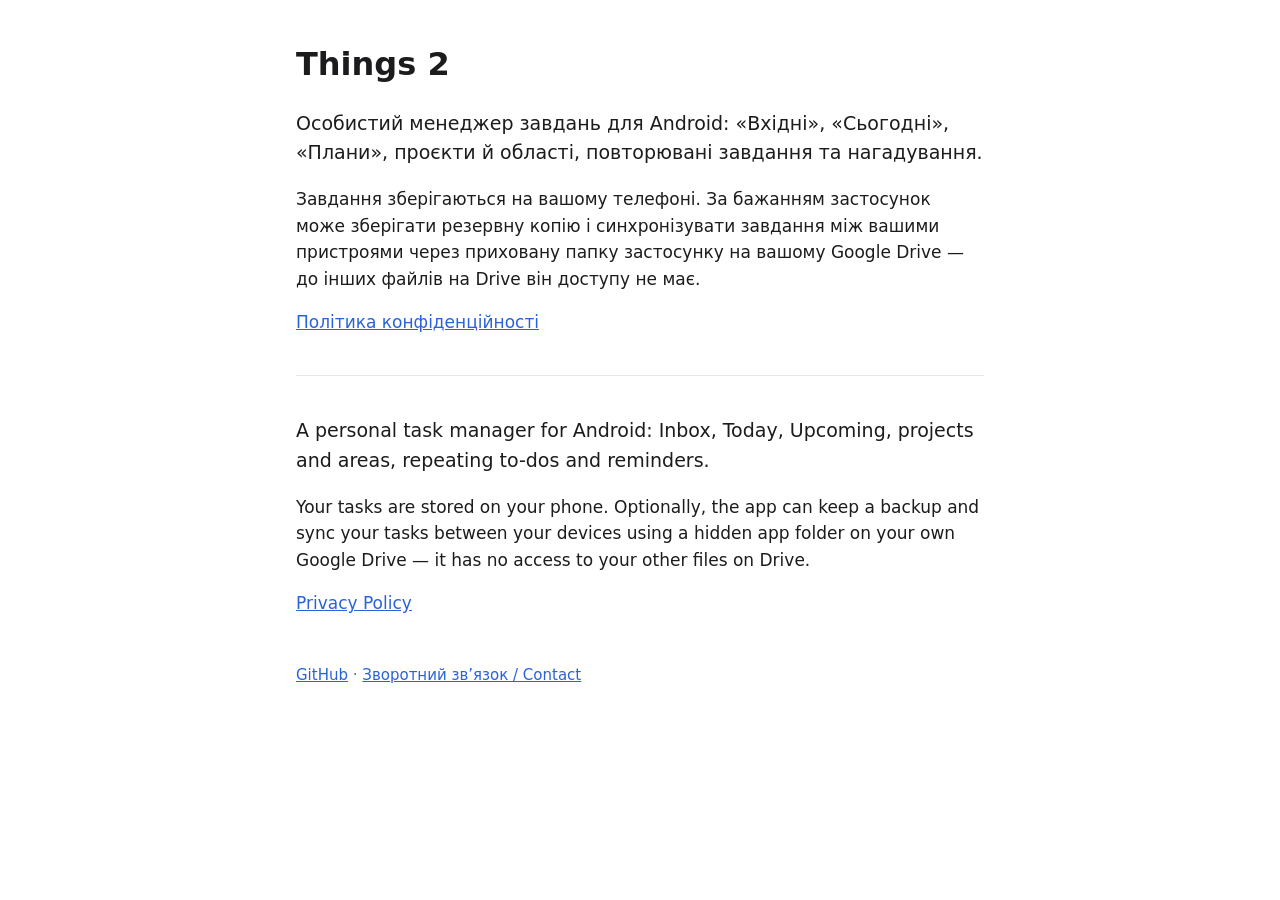
<file: index.html>
<!doctype html>
<html lang="uk">
<head>
<meta charset="utf-8">
<meta name="viewport" content="width=device-width, initial-scale=1">
<title>Things 2</title>
<meta name="description" content="Things 2 — особистий менеджер завдань для Android. Personal task manager for Android.">
<link rel="stylesheet" href="style.css">
</head>
<body>
<main>
  <h1>Things 2</h1>

  <section lang="uk">
    <p class="lead">Особистий менеджер завдань для Android: «Вхідні», «Сьогодні», «Плани», проєкти й області, повторювані завдання та нагадування.</p>
    <p>Завдання зберігаються на вашому телефоні. За бажанням застосунок може зберігати резервну копію і синхронізувати завдання між вашими пристроями через приховану папку застосунку на вашому Google Drive — до інших файлів на Drive він доступу не має.</p>
    <p><a href="privacy.html">Політика конфіденційності</a></p>
  </section>

  <hr>

  <section lang="en">
    <p class="lead">A personal task manager for Android: Inbox, Today, Upcoming, projects and areas, repeating to-dos and reminders.</p>
    <p>Your tasks are stored on your phone. Optionally, the app can keep a backup and sync your tasks between your devices using a hidden app folder on your own Google Drive — it has no access to your other files on Drive.</p>
    <p><a href="privacy.html#en">Privacy Policy</a></p>
  </section>

  <footer>
    <a href="https://github.com/yoda887/Things-2">GitHub</a> ·
    <a href="https://github.com/yoda887/Things-2/issues">Зворотний зв’язок / Contact</a>
  </footer>
</main>
</body>
</html>
</file>
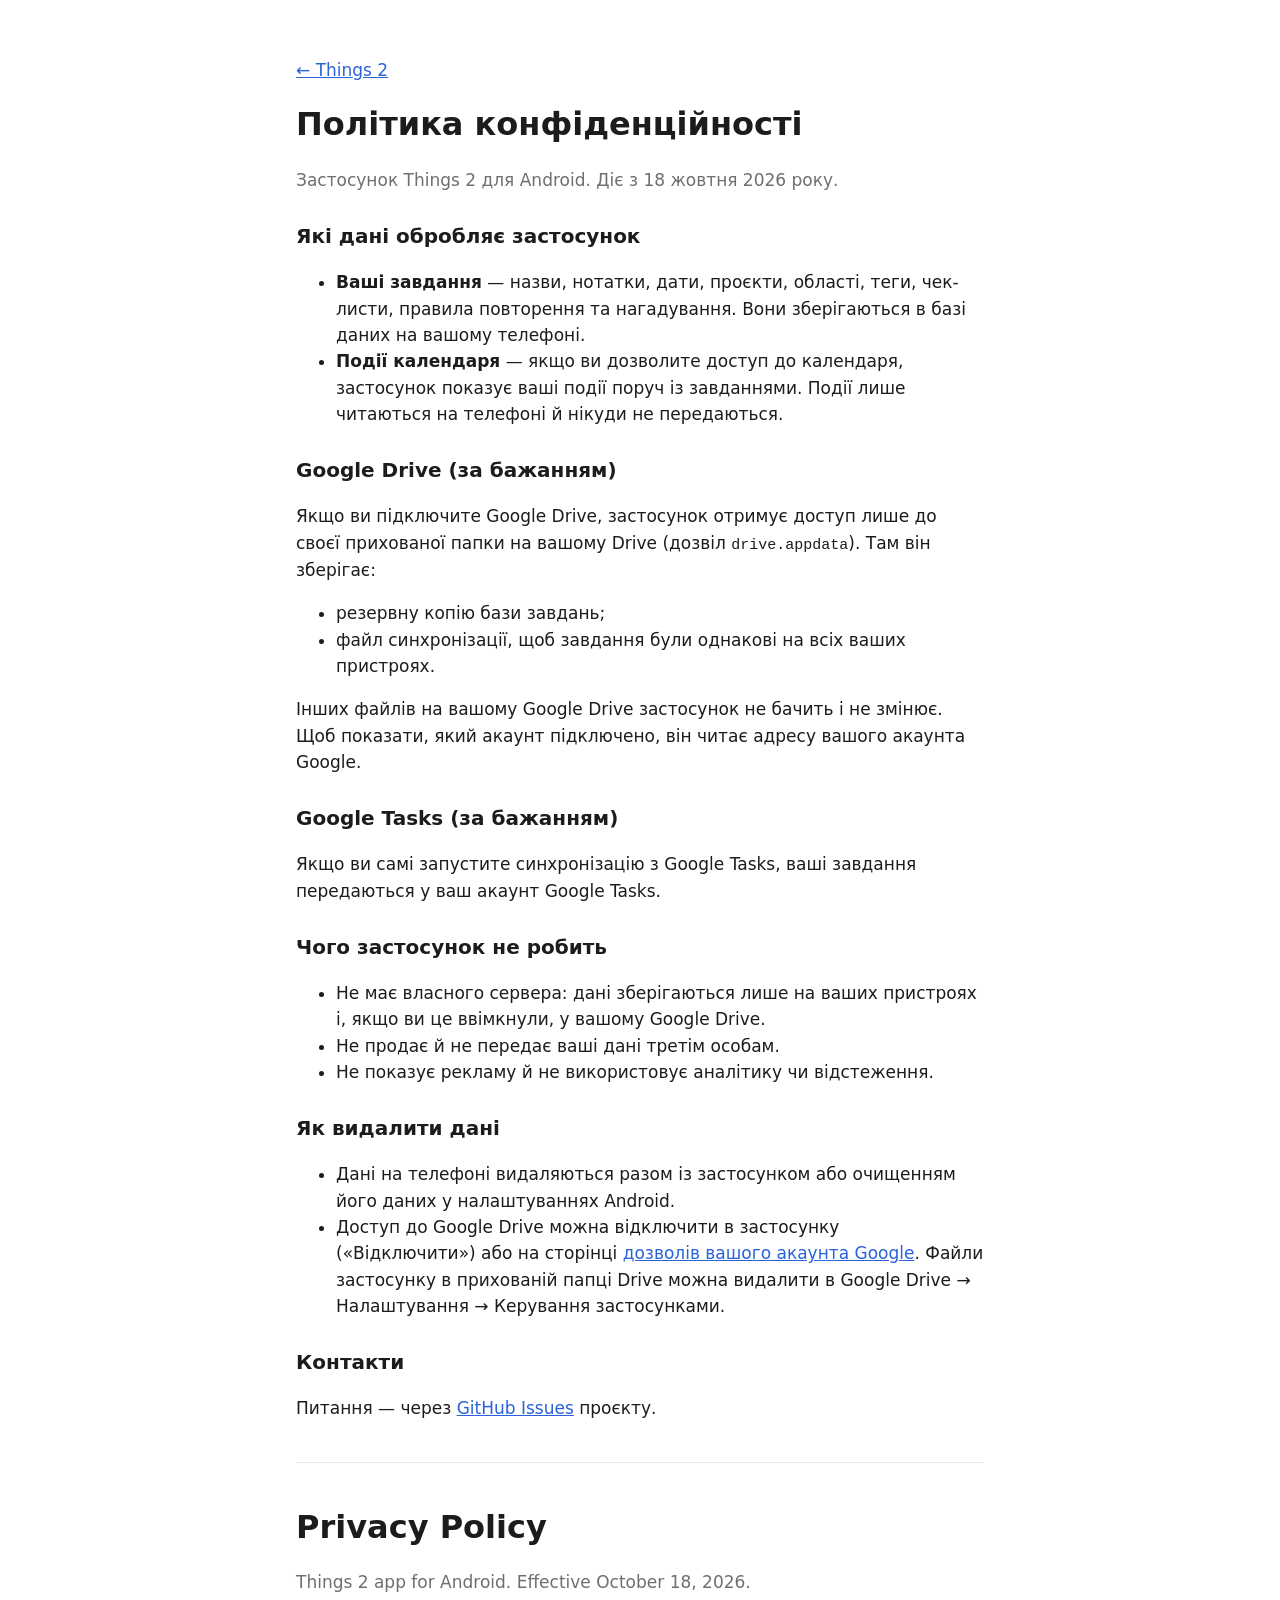
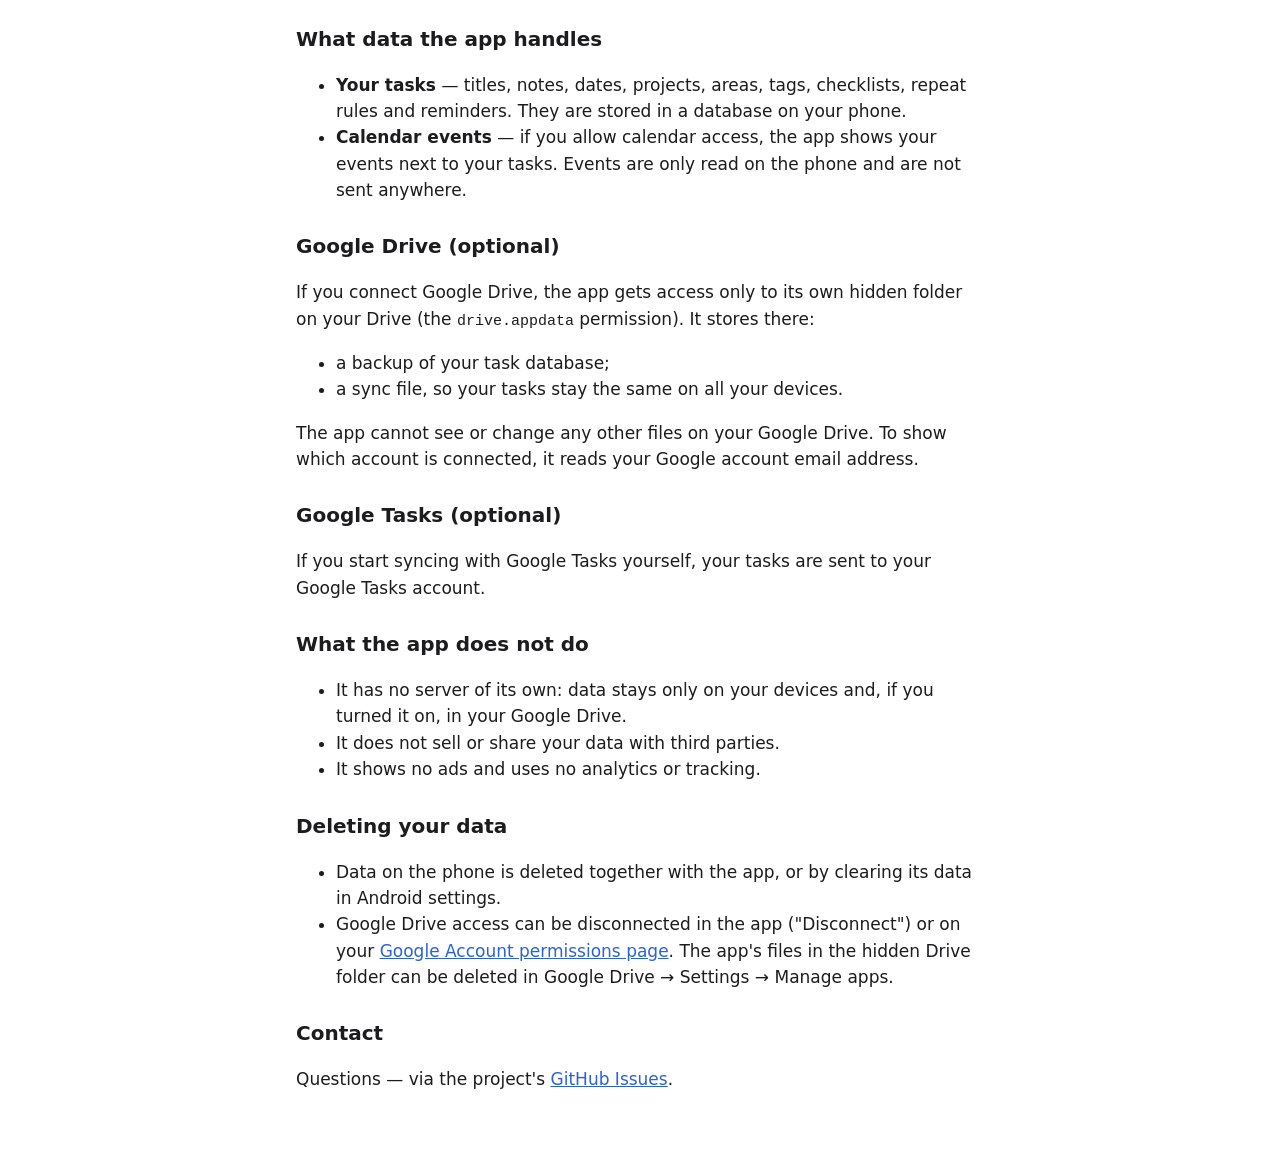
<file: privacy.html>
<!doctype html>
<html lang="uk">
<head>
<meta charset="utf-8">
<meta name="viewport" content="width=device-width, initial-scale=1">
<title>Things 2 — Privacy Policy</title>
<meta name="description" content="Політика конфіденційності застосунку Things 2. Privacy Policy of the Things 2 app.">
<link rel="stylesheet" href="style.css">
</head>
<body>
<main>
  <p><a href="index.html">← Things 2</a></p>

  <section lang="uk">
    <h1>Політика конфіденційності</h1>
    <p class="muted">Застосунок Things 2 для Android. Діє з 18 жовтня 2026 року.</p>

    <h2>Які дані обробляє застосунок</h2>
    <ul>
      <li><strong>Ваші завдання</strong> — назви, нотатки, дати, проєкти, області, теги, чек-листи, правила повторення та нагадування. Вони зберігаються в базі даних на вашому телефоні.</li>
      <li><strong>Події календаря</strong> — якщо ви дозволите доступ до календаря, застосунок показує ваші події поруч із завданнями. Події лише читаються на телефоні й нікуди не передаються.</li>
    </ul>

    <h2>Google Drive (за бажанням)</h2>
    <p>Якщо ви підключите Google Drive, застосунок отримує доступ лише до своєї прихованої папки на вашому Drive (дозвіл <code>drive.appdata</code>). Там він зберігає:</p>
    <ul>
      <li>резервну копію бази завдань;</li>
      <li>файл синхронізації, щоб завдання були однакові на всіх ваших пристроях.</li>
    </ul>
    <p>Інших файлів на вашому Google Drive застосунок не бачить і не змінює. Щоб показати, який акаунт підключено, він читає адресу вашого акаунта Google.</p>

    <h2>Google Tasks (за бажанням)</h2>
    <p>Якщо ви самі запустите синхронізацію з Google Tasks, ваші завдання передаються у ваш акаунт Google Tasks.</p>

    <h2>Чого застосунок не робить</h2>
    <ul>
      <li>Не має власного сервера: дані зберігаються лише на ваших пристроях і, якщо ви це ввімкнули, у вашому Google Drive.</li>
      <li>Не продає й не передає ваші дані третім особам.</li>
      <li>Не показує рекламу й не використовує аналітику чи відстеження.</li>
    </ul>

    <h2>Як видалити дані</h2>
    <ul>
      <li>Дані на телефоні видаляються разом із застосунком або очищенням його даних у налаштуваннях Android.</li>
      <li>Доступ до Google Drive можна відключити в застосунку («Відключити») або на сторінці <a href="https://myaccount.google.com/permissions">дозволів вашого акаунта Google</a>. Файли застосунку в прихованій папці Drive можна видалити в Google Drive → Налаштування → Керування застосунками.</li>
    </ul>

    <h2>Контакти</h2>
    <p>Питання — через <a href="https://github.com/yoda887/Things-2/issues">GitHub Issues</a> проєкту.</p>
  </section>

  <hr>

  <section lang="en" id="en">
    <h1>Privacy Policy</h1>
    <p class="muted">Things 2 app for Android. Effective October 18, 2026.</p>

    <h2>What data the app handles</h2>
    <ul>
      <li><strong>Your tasks</strong> — titles, notes, dates, projects, areas, tags, checklists, repeat rules and reminders. They are stored in a database on your phone.</li>
      <li><strong>Calendar events</strong> — if you allow calendar access, the app shows your events next to your tasks. Events are only read on the phone and are not sent anywhere.</li>
    </ul>

    <h2>Google Drive (optional)</h2>
    <p>If you connect Google Drive, the app gets access only to its own hidden folder on your Drive (the <code>drive.appdata</code> permission). It stores there:</p>
    <ul>
      <li>a backup of your task database;</li>
      <li>a sync file, so your tasks stay the same on all your devices.</li>
    </ul>
    <p>The app cannot see or change any other files on your Google Drive. To show which account is connected, it reads your Google account email address.</p>

    <h2>Google Tasks (optional)</h2>
    <p>If you start syncing with Google Tasks yourself, your tasks are sent to your Google Tasks account.</p>

    <h2>What the app does not do</h2>
    <ul>
      <li>It has no server of its own: data stays only on your devices and, if you turned it on, in your Google Drive.</li>
      <li>It does not sell or share your data with third parties.</li>
      <li>It shows no ads and uses no analytics or tracking.</li>
    </ul>

    <h2>Deleting your data</h2>
    <ul>
      <li>Data on the phone is deleted together with the app, or by clearing its data in Android settings.</li>
      <li>Google Drive access can be disconnected in the app ("Disconnect") or on your <a href="https://myaccount.google.com/permissions">Google Account permissions page</a>. The app's files in the hidden Drive folder can be deleted in Google Drive → Settings → Manage apps.</li>
    </ul>

    <h2>Contact</h2>
    <p>Questions — via the project's <a href="https://github.com/yoda887/Things-2/issues">GitHub Issues</a>.</p>
  </section>
</main>
</body>
</html>
</file>
<file: style.css>
:root {
  --bg: #ffffff;
  --text: #1c1c1e;
  --muted: #6e6e73;
  --accent: #2a62d9;
  --line: #e5e5ea;
  color-scheme: light dark;
}
@media (prefers-color-scheme: dark) {
  :root {
    --bg: #1c1d22;
    --text: #f2f2f7;
    --muted: #a1a1a8;
    --accent: #5b9aff;
    --line: #3a3d47;
  }
}
* { box-sizing: border-box; }
body {
  margin: 0;
  background: var(--bg);
  color: var(--text);
  font: 17px/1.55 system-ui, -apple-system, "Segoe UI", Roboto, sans-serif;
}
main { max-width: 720px; margin: 0 auto; padding: 40px 16px 64px; }
h1 { font-size: 32px; margin: 0 0 12px; }
h2 { font-size: 20px; margin: 28px 0 8px; }
.lead { font-size: 19px; }
.muted { color: var(--muted); }
a { color: var(--accent); }
hr { border: 0; border-top: 1px solid var(--line); margin: 40px 0; }
code { font-size: 15px; }
footer { margin-top: 48px; color: var(--muted); font-size: 15px; }
</file>
